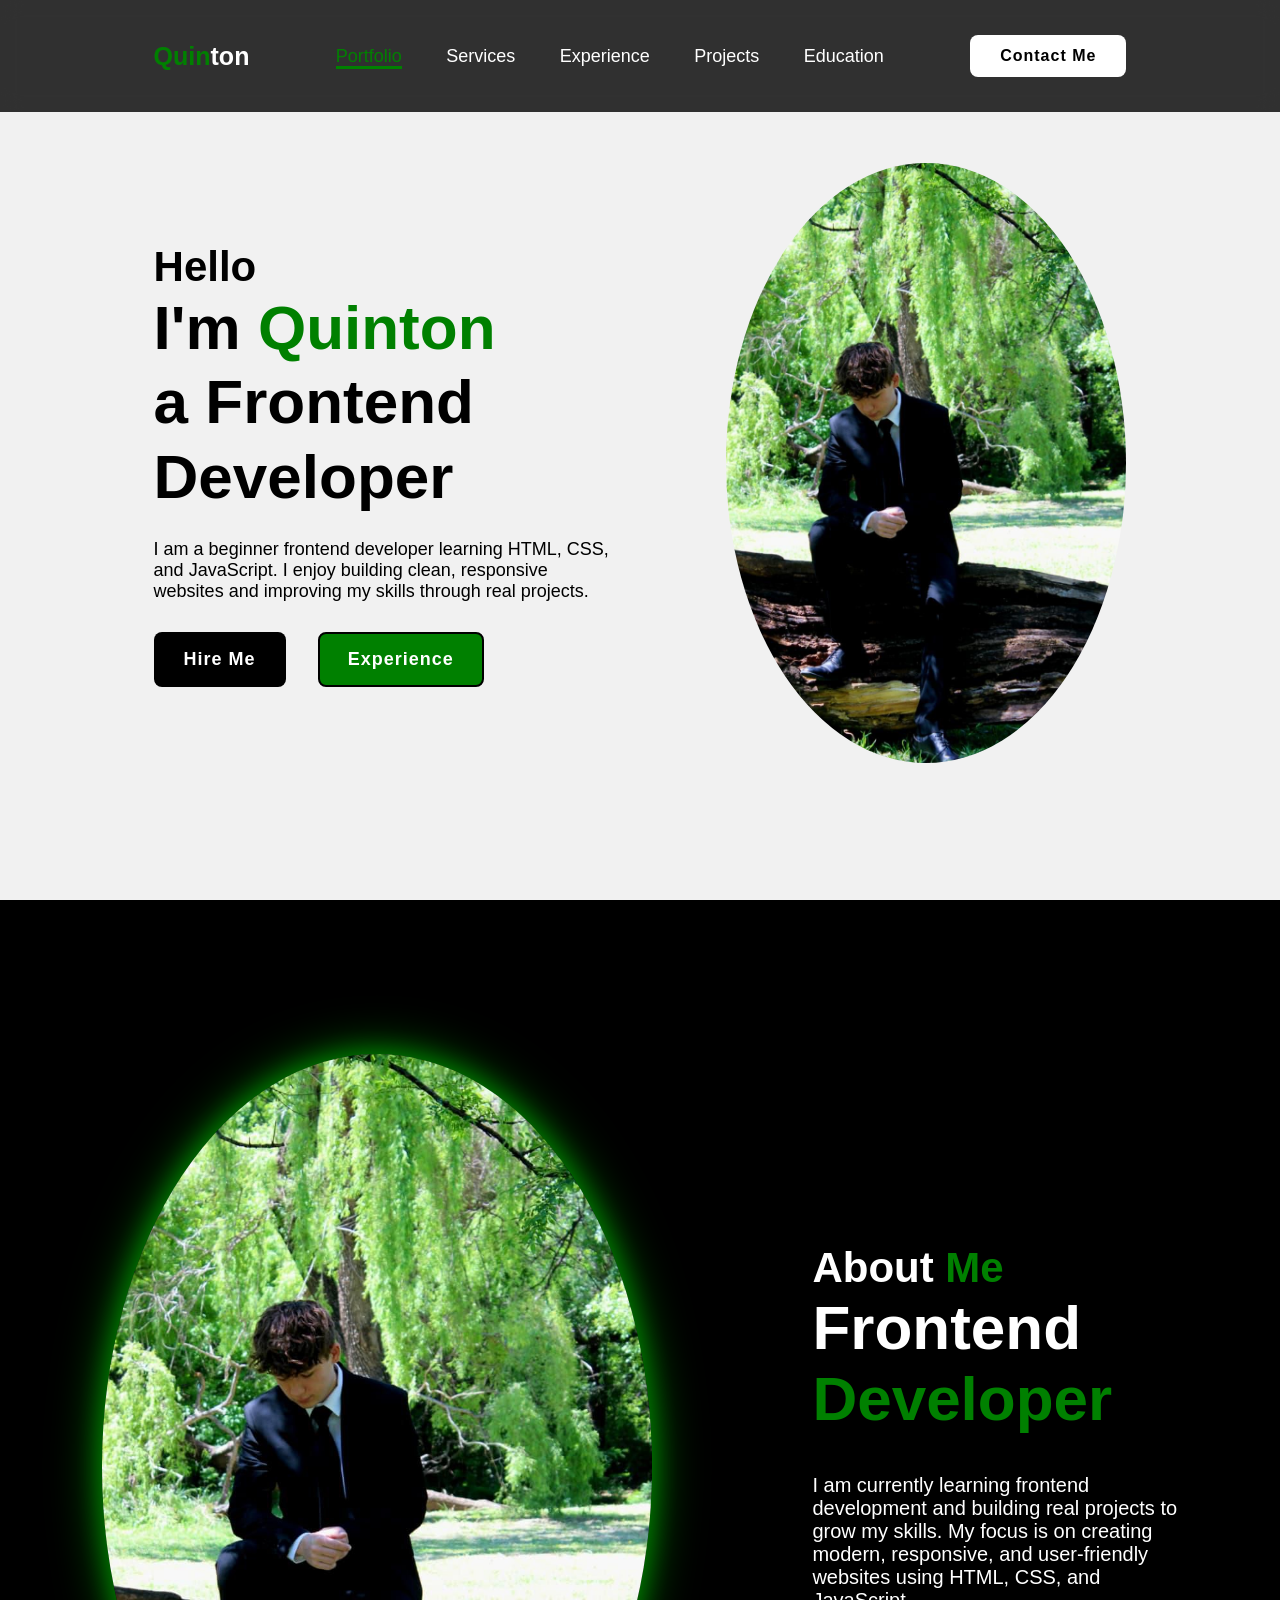
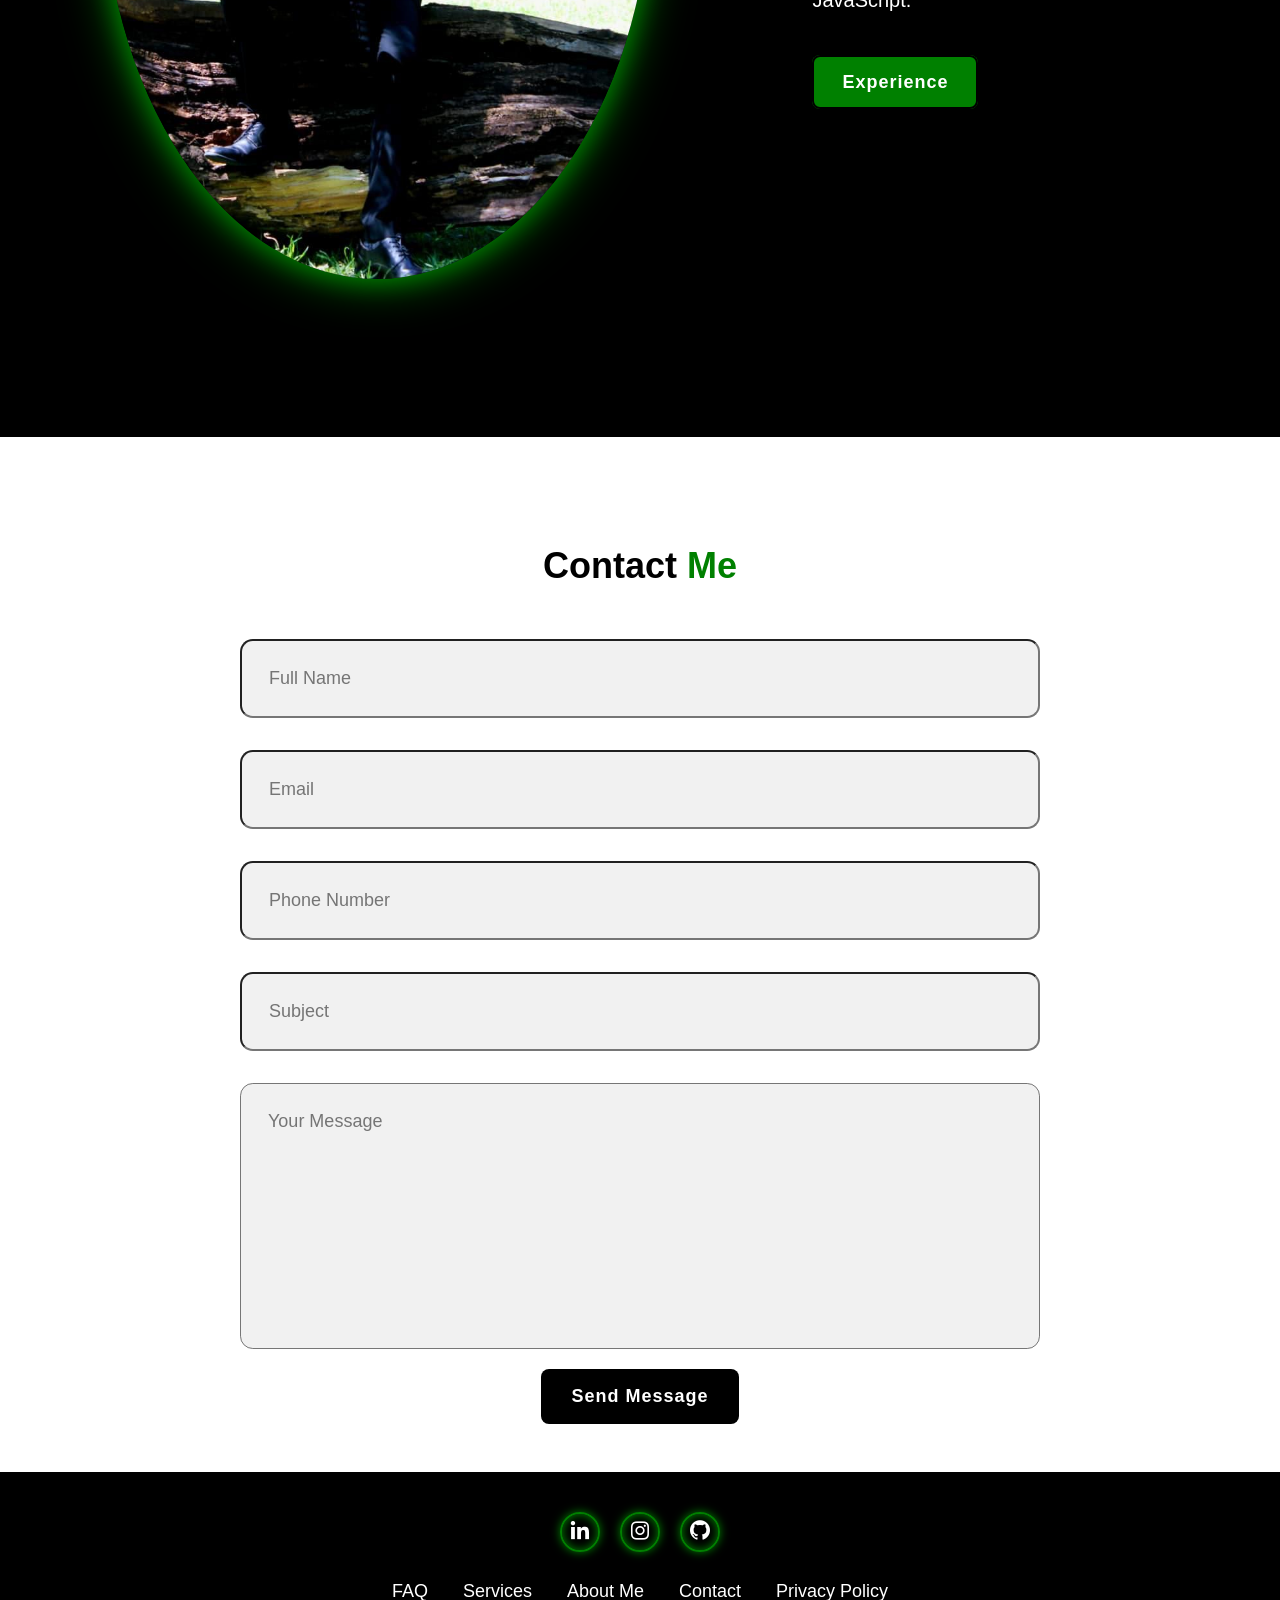
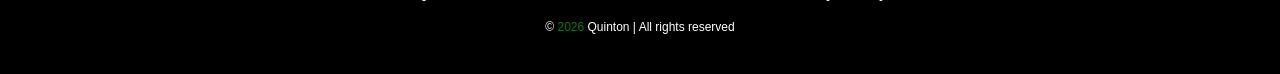
<file: index.html>
<!DOCTYPE html>
<html lang="en">
<head>
    <meta charset="UTF-8" />
    <meta name="viewport" content="width=device-width, initial-scale=1.0" />
    <title>Portfolio</title>
    <link rel="stylesheet" href="style.css" />
    <link href="https://unpkg.com/boxicons@2.1.4/css/boxicons.min.css" rel="stylesheet" />
</head>

<body>

<header class="header">
<i class="bx bx-menu" id="menu-icon"></i>

    <a href="index.html" class="logo"><span>Quin</span>ton</a>

    <nav class="navbar">
        <a href="index.html" class="active">Portfolio</a>
        <a href="services.html">Services</a>
        <a href="experience.html">Experience</a>
        <a href="projects.html">Projects</a>
        <a href="education.html">Education</a>
    </nav>

    <a href="#contact" class="contact">Contact Me</a>
</header>

<section class="home" id="home">
    <div class="home-content">
        <h3>Hello</h3>

        <h1>I'm <span>Quinton<br></span>a Frontend Developer</h1>

        <p>
            I am a beginner frontend developer learning HTML, CSS, and JavaScript.
            I enjoy building clean, responsive websites and improving my skills through real projects.
        </p>

        <div class="btn-box">
            <a href="#contact" class="btn-1">Hire Me</a>
            <a href="experience.html" class="btn-2">Experience</a>
        </div>
    </div>

    <div class="img-box">
        <img src="Pfp.jpeg" alt="Quinton profile picture" />
    </div>
</section>

<section class="about" id="about">
    <div class="about-img">
        <img src="Pfp.jpeg" alt="Quinton profile picture" />
    </div>
    
    <div class="about-content">
        <h2 class="heading">About <span>Me</span></h2>
        <h3>Frontend <span>Developer</span></h3>

        <p>
            I am currently learning frontend development and building real projects to grow my skills.
            My focus is on creating modern, responsive, and user-friendly websites using HTML, CSS, and JavaScript.
        </p>

        <a href="experience.html" class="btn-2">Experience</a>
    </div>
</section>

<section class="contact-form" id="contact">
    <h2 class="contact-me">Contact <span>Me</span></h2>

    <form action="https://formspree.io/f/mvzjakab" method="POST">

        <p id="form-message"></p>

        <div class="input-box">
            <input type="text" name="name" placeholder="Full Name" required>
            <input type="email" name="email" placeholder="Email" required>
        </div>

        <div class="input-box">
            <input type="tel" name="phone" placeholder="Phone Number">
            <input type="text" name="subject" placeholder="Subject">
        </div>

        <textarea name="message" cols="30" rows="10" placeholder="Your Message" required></textarea>

        <input type="submit" value="Send Message" class="btn-1">
    </form>
</section>

<footer class="footer">
    <div class="social">    
        <a href="#" target="_blank">
            <i class="bx bxl-linkedin"></i>
        </a>

        <a href="#" target="_blank">
            <i class="bx bxl-instagram"></i>
        </a>

        <a href="https://github.com/quintonviljoen2007-ux" target="_blank">
            <i class="bx bxl-github"></i>
        </a>
    </div>

    <ul class="list">
        <li>
            <a href="#">FAQ</a>
        </li>

        <li>
            <a href="services.html">Services</a>
        </li>

        <li>
            <a href="#about">About Me</a>
        </li>

        <li>
            <a href="#contact">Contact</a>
        </li>

        <li>
            <a href="#">Privacy Policy</a>
        </li>
    </ul>

    <p class="copyright">© <span id="year"></span> Quinton | All rights reserved</p>
</footer>
<script src="script.js"></script>

<button id="backToTop">
    <i class="bx bx-up-arrow-alt"></i>
</button>
</body>
</html>
</file>
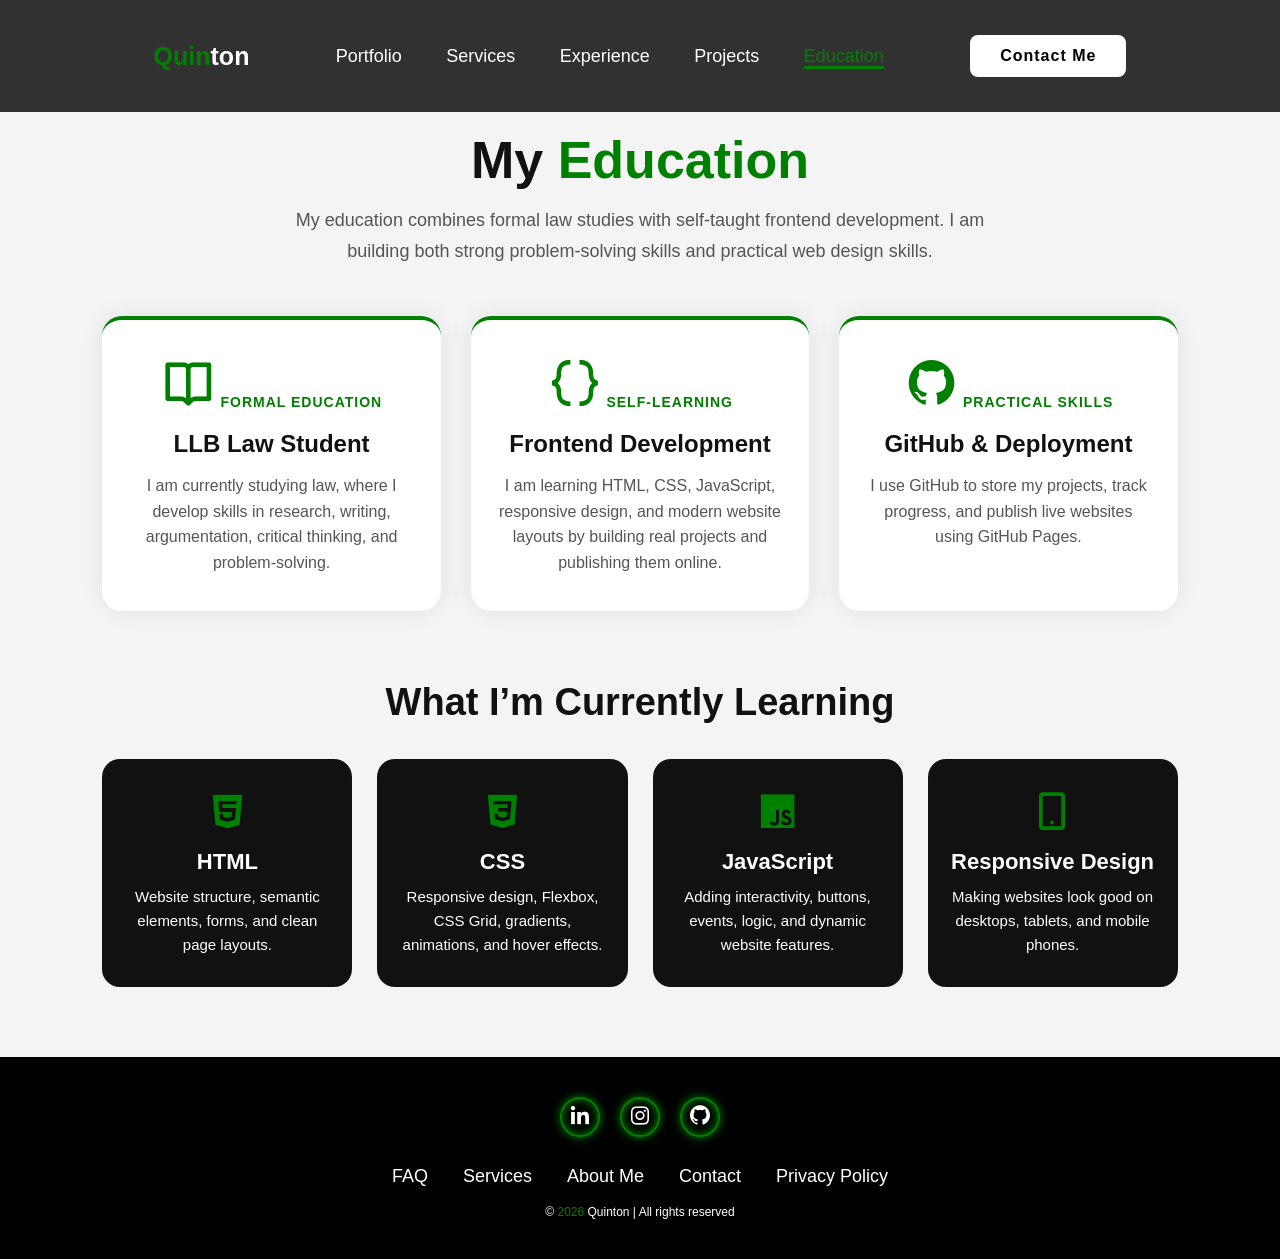
<file: education.html>
<!DOCTYPE html>
<html lang="en">
<head>
    <meta charset="UTF-8" />
    <meta name="viewport" content="width=device-width, initial-scale=1.0" />
    <title>Education | Quinton</title>
    <link rel="stylesheet" href="style.css" />
    <link href="https://unpkg.com/boxicons@2.1.4/css/boxicons.min.css" rel="stylesheet" />
</head>

<body>

<header class="header">
<i class="bx bx-menu" id="menu-icon"></i>

    <a href="index.html" class="logo"><span>Quin</span>ton</a>

    <nav class="navbar">
        <a href="index.html">Portfolio</a>
        <a href="services.html">Services</a>
        <a href="experience.html">Experience</a>
        <a href="projects.html">Projects</a>
        <a href="education.html" class="active">Education</a>
    </nav>

    <a href="index.html#contact" class="contact">Contact Me</a>
</header>

<section class="education-page">

    <div class="education-hero">
        <h1>My <span>Education</span></h1>
        <p>
            My education combines formal law studies with self-taught frontend development.
            I am building both strong problem-solving skills and practical web design skills.
        </p>
    </div>

    <div class="education-container">

        <div class="education-card">
            <i class="bx bx-book-open"></i>
            <span>Formal Education</span>
            <h3>LLB Law Student</h3>
            <p>
                I am currently studying law, where I develop skills in research, writing,
                argumentation, critical thinking, and problem-solving.
            </p>
        </div>

        <div class="education-card">
            <i class="bx bx-code-curly"></i>
            <span>Self-Learning</span>
            <h3>Frontend Development</h3>
            <p>
                I am learning HTML, CSS, JavaScript, responsive design, and modern website layouts
                by building real projects and publishing them online.
            </p>
        </div>

        <div class="education-card">
            <i class="bx bxl-github"></i>
            <span>Practical Skills</span>
            <h3>GitHub & Deployment</h3>
            <p>
                I use GitHub to store my projects, track progress, and publish live websites
                using GitHub Pages.
            </p>
        </div>

    </div>

    <div class="learning-section">
        <h2>What I’m Currently Learning</h2>

        <div class="learning-grid">

            <div class="learning-box">
                <i class="bx bxl-html5"></i>
                <h4>HTML</h4>
                <p>Website structure, semantic elements, forms, and clean page layouts.</p>
            </div>

            <div class="learning-box">
                <i class="bx bxl-css3"></i>
                <h4>CSS</h4>
                <p>Responsive design, Flexbox, CSS Grid, gradients, animations, and hover effects.</p>
            </div>

            <div class="learning-box">
                <i class="bx bxl-javascript"></i>
                <h4>JavaScript</h4>
                <p>Adding interactivity, buttons, events, logic, and dynamic website features.</p>
            </div>

            <div class="learning-box">
                <i class="bx bx-mobile-alt"></i>
                <h4>Responsive Design</h4>
                <p>Making websites look good on desktops, tablets, and mobile phones.</p>
            </div>

        </div>
    </div>

</section>

<footer class="footer">

    <div class="social">
        <a href="#"><i class="bx bxl-linkedin"></i></a>
        <a href="#"><i class="bx bxl-instagram"></i></a>
        <a href="https://github.com/quintonviljoen2007-ux" target="_blank">
            <i class="bx bxl-github"></i>
        </a>
    </div>

    <ul class="list">
        <li><a href="#">FAQ</a></li>
        <li><a href="services.html">Services</a></li>
        <li><a href="index.html">About Me</a></li>
        <li><a href="index.html#contact">Contact</a></li>
        <li><a href="#">Privacy Policy</a></li>
    </ul>

    <p class="copyright">© <span id="year"></span> Quinton | All rights reserved</p>

</footer>
<script src="script.js"></script>

<button id="backToTop">
    <i class="bx bx-up-arrow-alt"></i>
</button>
</body>
</html>
</file>
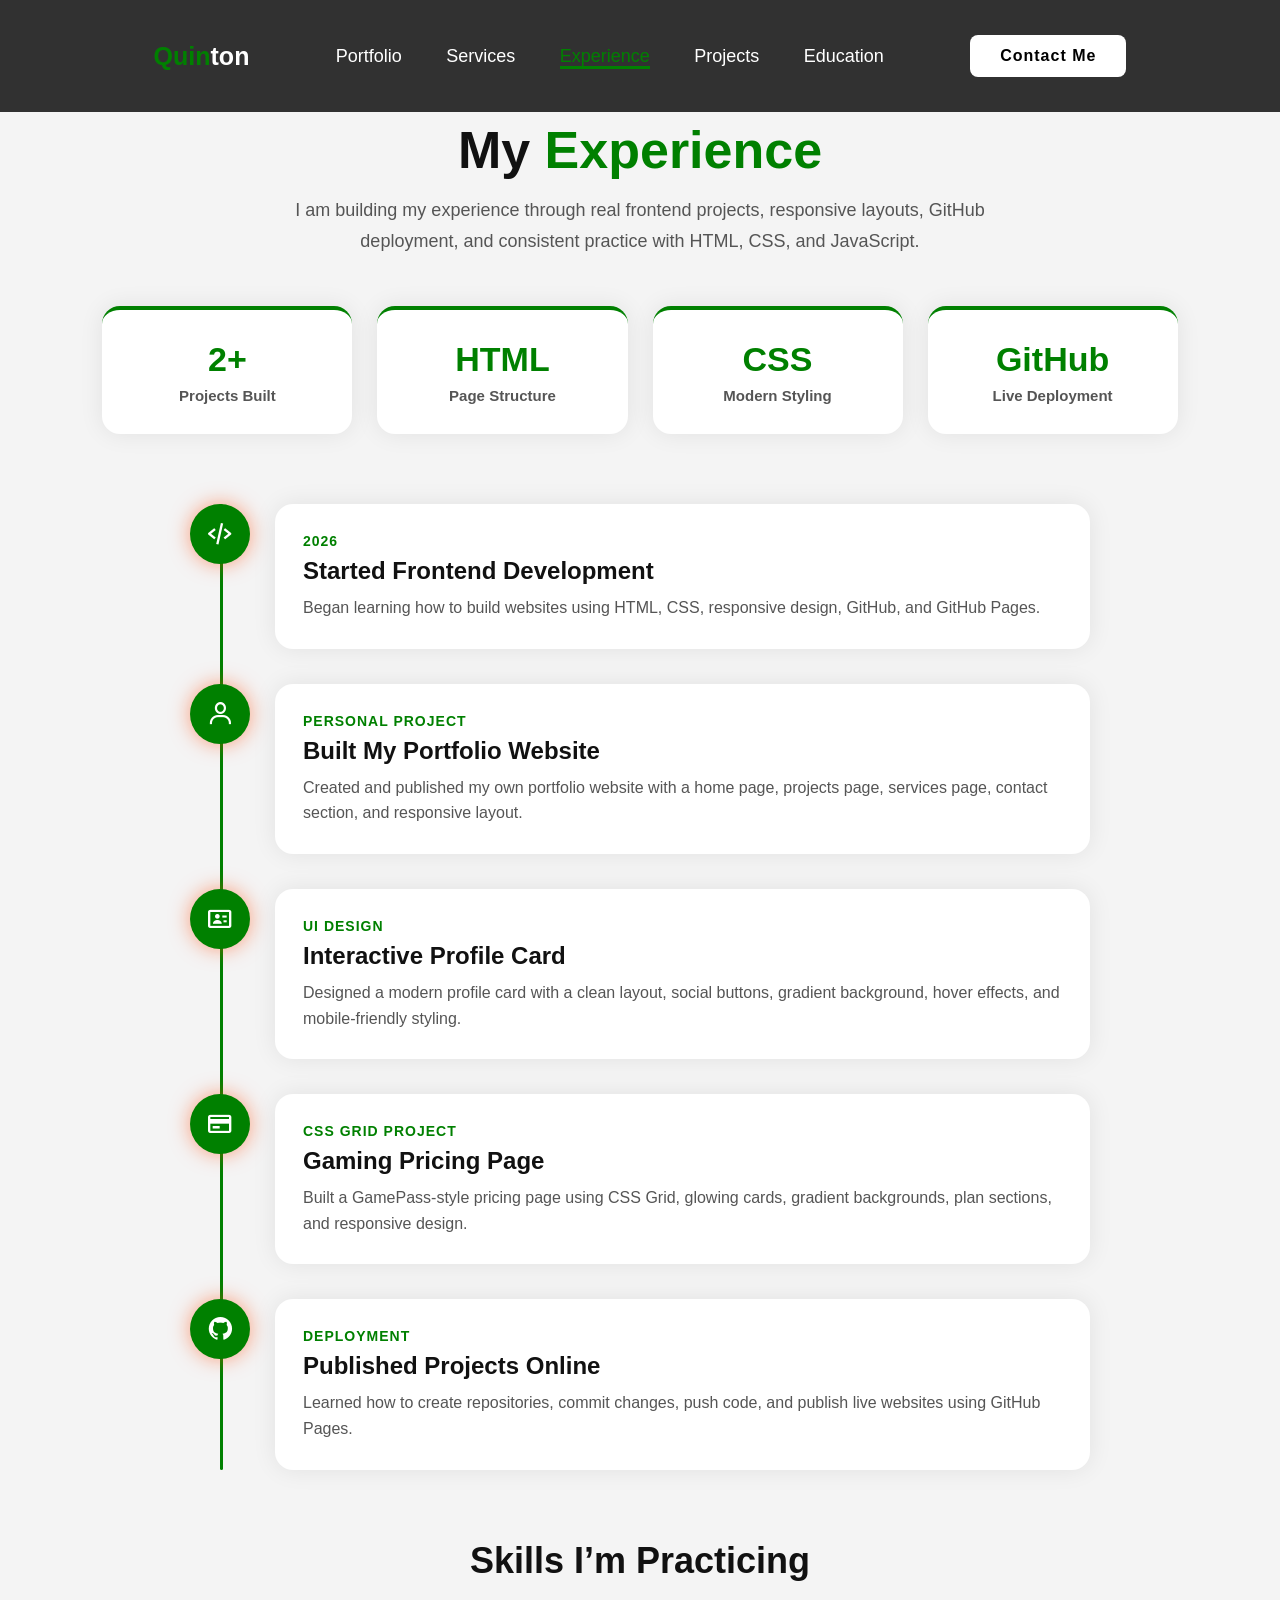
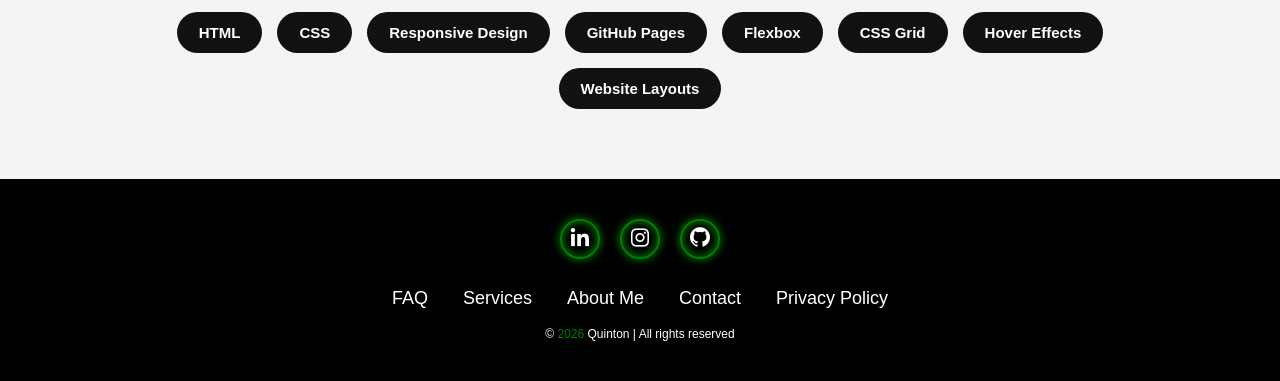
<file: experience.html>
<!DOCTYPE html>
<html lang="en">
<head>
    <meta charset="UTF-8" />
    <meta name="viewport" content="width=device-width, initial-scale=1.0" />
    <title>Experience | Quinton</title>
    <link rel="stylesheet" href="style.css" />
    <link href="https://unpkg.com/boxicons@2.1.4/css/boxicons.min.css" rel="stylesheet" />
</head>

<body>

<header class="header">
<i class="bx bx-menu" id="menu-icon"></i>

    <a href="index.html" class="logo"><span>Quin</span>ton</a>

    <nav class="navbar">
        <a href="index.html">Portfolio</a>
        <a href="services.html">Services</a>
        <a href="experience.html" class="active">Experience</a>
        <a href="projects.html">Projects</a>
        <a href="education.html">Education</a>
    </nav>

    <a href="index.html#contact" class="contact">Contact Me</a>
</header>

<section class="experience-page">

    <div class="experience-hero">
        <h1>My <span>Experience</span></h1>
        <p>
            I am building my experience through real frontend projects, responsive layouts,
            GitHub deployment, and consistent practice with HTML, CSS, and JavaScript.
        </p>
    </div>

    <div class="experience-stats">
        <div class="stat-box">
            <h3>2+</h3>
            <p>Projects Built</p>
        </div>

        <div class="stat-box">
            <h3>HTML</h3>
            <p>Page Structure</p>
        </div>

        <div class="stat-box">
            <h3>CSS</h3>
            <p>Modern Styling</p>
        </div>

        <div class="stat-box">
            <h3>GitHub</h3>
            <p>Live Deployment</p>
        </div>
    </div>

    <div class="timeline">

        <div class="timeline-item">
            <div class="timeline-icon">
                <i class="bx bx-code-alt"></i>
            </div>

            <div class="timeline-content">
                <span>2026</span>
                <h3>Started Frontend Development</h3>
                <p>
                    Began learning how to build websites using HTML, CSS, responsive design,
                    GitHub, and GitHub Pages.
                </p>
            </div>
        </div>

        <div class="timeline-item">
            <div class="timeline-icon">
                <i class="bx bx-user"></i>
            </div>

            <div class="timeline-content">
                <span>Personal Project</span>
                <h3>Built My Portfolio Website</h3>
                <p>
                    Created and published my own portfolio website with a home page,
                    projects page, services page, contact section, and responsive layout.
                </p>
            </div>
        </div>

        <div class="timeline-item">
            <div class="timeline-icon">
                <i class="bx bx-id-card"></i>
            </div>

            <div class="timeline-content">
                <span>UI Design</span>
                <h3>Interactive Profile Card</h3>
                <p>
                    Designed a modern profile card with a clean layout, social buttons,
                    gradient background, hover effects, and mobile-friendly styling.
                </p>
            </div>
        </div>

        <div class="timeline-item">
            <div class="timeline-icon">
                <i class="bx bx-credit-card"></i>
            </div>

            <div class="timeline-content">
                <span>CSS Grid Project</span>
                <h3>Gaming Pricing Page</h3>
                <p>
                    Built a GamePass-style pricing page using CSS Grid, glowing cards,
                    gradient backgrounds, plan sections, and responsive design.
                </p>
            </div>
        </div>

        <div class="timeline-item">
            <div class="timeline-icon">
                <i class="bx bxl-github"></i>
            </div>

            <div class="timeline-content">
                <span>Deployment</span>
                <h3>Published Projects Online</h3>
                <p>
                    Learned how to create repositories, commit changes, push code,
                    and publish live websites using GitHub Pages.
                </p>
            </div>
        </div>

    </div>

    <div class="experience-skills">
        <h2>Skills I’m Practicing</h2>

        <div class="skill-tags">
            <span>HTML</span>
            <span>CSS</span>
            <span>Responsive Design</span>
            <span>GitHub Pages</span>
            <span>Flexbox</span>
            <span>CSS Grid</span>
            <span>Hover Effects</span>
            <span>Website Layouts</span>
        </div>
    </div>

</section>

<footer class="footer">

    <div class="social">
        <a href="#"><i class="bx bxl-linkedin"></i></a>
        <a href="#"><i class="bx bxl-instagram"></i></a>
        <a href="https://github.com/quintonviljoen2007-ux" target="_blank">
            <i class="bx bxl-github"></i>
        </a>
    </div>

    <ul class="list">
        <li><a href="#">FAQ</a></li>
        <li><a href="services.html">Services</a></li>
        <li><a href="index.html">About Me</a></li>
        <li><a href="index.html#contact">Contact</a></li>
        <li><a href="#">Privacy Policy</a></li>
    </ul>

    <p class="copyright">© <span id="year"></span> Quinton | All rights reserved</p>

</footer>
<script src="script.js"></script>

<button id="backToTop">
    <i class="bx bx-up-arrow-alt"></i>
</button>
</body>
</html>
</file>
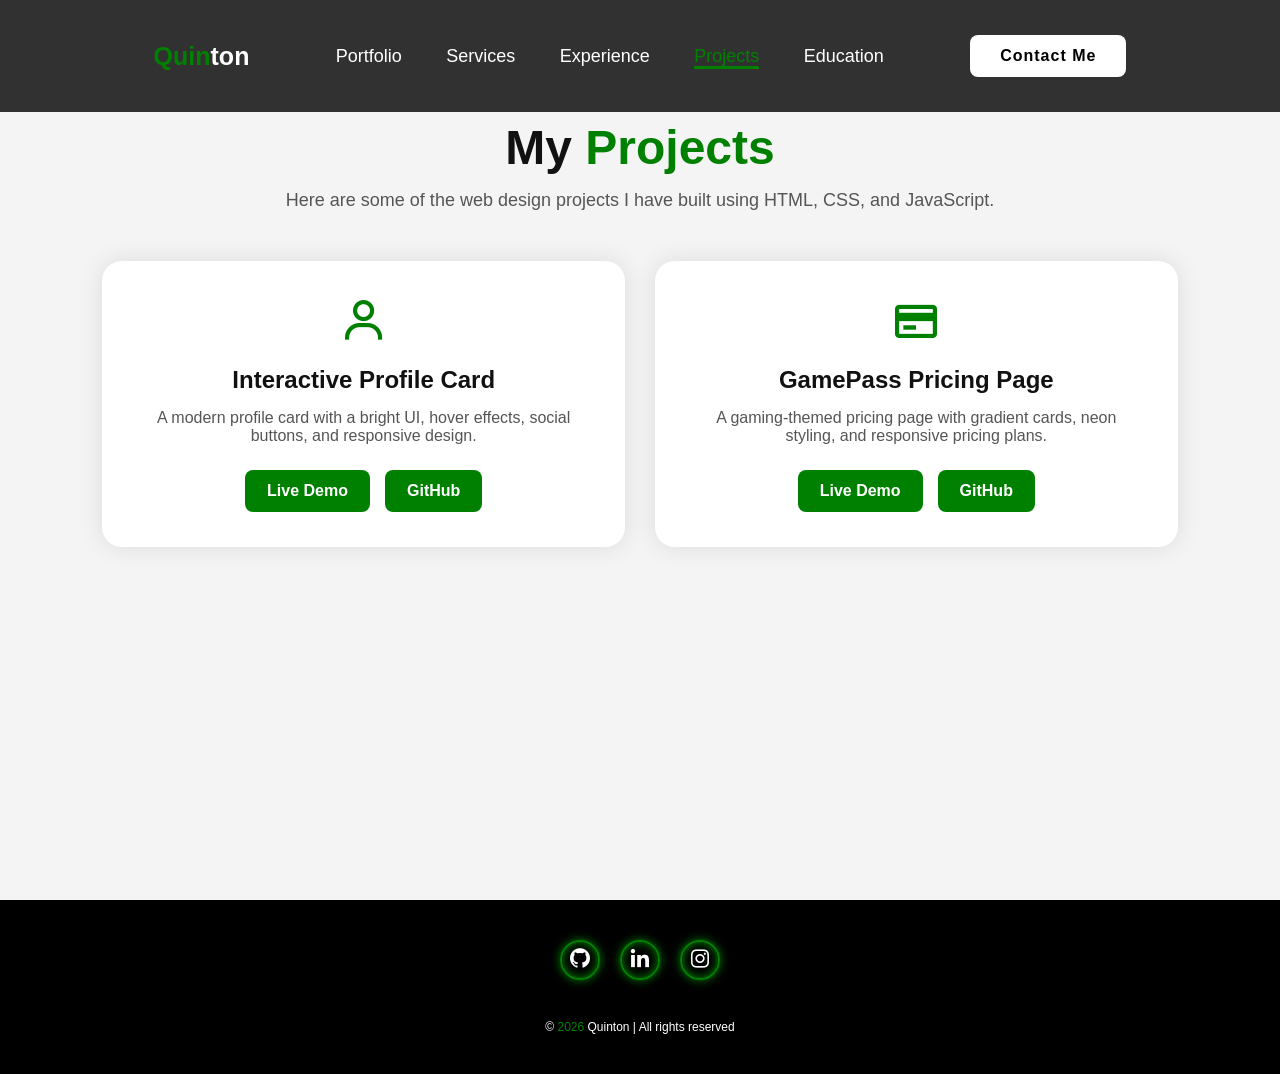
<file: projects.html>
<!DOCTYPE html>
<html lang="en">
<head>
    <meta charset="UTF-8" />
    <meta name="viewport" content="width=device-width, initial-scale=1.0" />
    <title>Projects | Quinton</title>
    <link rel="stylesheet" href="style.css" />
    <link href="https://unpkg.com/boxicons@2.1.4/css/boxicons.min.css" rel="stylesheet" />
</head>

<body>

<header class="header">
<i class="bx bx-menu" id="menu-icon"></i>

    <a href="index.html" class="logo"><span>Quin</span>ton</a>

    <nav class="navbar">
        <a href="index.html">Portfolio</a>
        <a href="services.html">Services</a>
        <a href="experience.html">Experience</a>
        <a href="projects.html" class="active">Projects</a>
        <a href="education.html">Education</a>
    </nav>

    <a href="index.html#contact" class="contact">Contact Me</a>
</header>

<section class="projects-page">

    <h1>My <span>Projects</span></h1>
    <p class="projects-intro">
        Here are some of the web design projects I have built using HTML, CSS, and JavaScript.
    </p>

    <div class="projects-container">

        <div class="project-card">
            <i class="bx bx-user"></i>
            <h3>Interactive Profile Card</h3>
            <p>A modern profile card with a bright UI, hover effects, social buttons, and responsive design.</p>

            <div class="project-buttons">
                <a href="https://quintonviljoen2007-ux.github.io/interactive-profile/" target="_blank">Live Demo</a>
                <a href="https://github.com/quintonviljoen2007-ux/interactive-profile" target="_blank">GitHub</a>
            </div>
        </div>

        <div class="project-card">
            <i class="bx bx-credit-card"></i>
            <h3>GamePass Pricing Page</h3>
            <p>A gaming-themed pricing page with gradient cards, neon styling, and responsive pricing plans.</p>

            <div class="project-buttons">
                <a href="https://quintonviljoen2007-ux.github.io/pricing-page/" target="_blank">Live Demo</a>
                <a href="https://github.com/quintonviljoen2007-ux/interactive-profile" target="_blank">GitHub</a>
            </div>
        </div>

    </div>

</section>

<footer class="footer">

    <div class="social">
        <a href="https://github.com/quintonviljoen2007-ux" target="_blank">
            <i class="bx bxl-github"></i>
        </a>
        <a href="#" target="_blank">
            <i class="bx bxl-linkedin"></i>
        </a>
        <a href="#" target="_blank">
            <i class="bx bxl-instagram"></i>
        </a>
    </div>

    <p class="copyright">© <span id="year"></span> Quinton | All rights reserved</p>

</footer>
<script src="script.js"></script>

<button id="backToTop">
    <i class="bx bx-up-arrow-alt"></i>
</button>
</body>
</html>
</file>
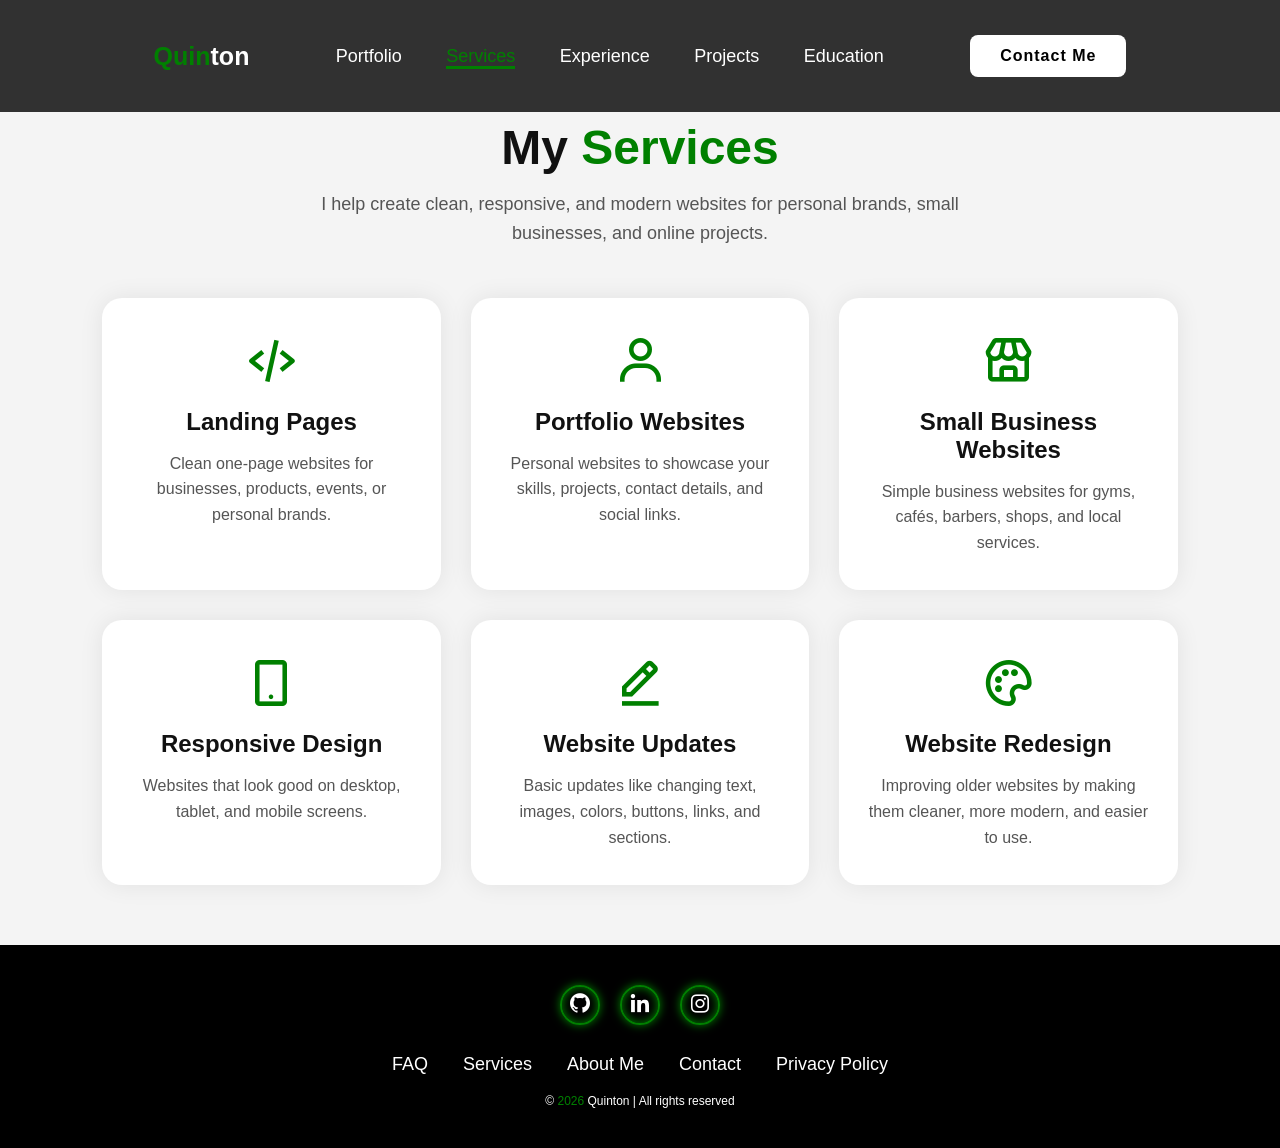
<file: services.html>
<!DOCTYPE html>
<html lang="en">
<head>
    <meta charset="UTF-8" />
    <meta name="viewport" content="width=device-width, initial-scale=1.0" />
    <title>Services | Quinton</title>
    <link rel="stylesheet" href="style.css" />
    <link href="https://unpkg.com/boxicons@2.1.4/css/boxicons.min.css" rel="stylesheet" />
</head>

<body>

<header class="header">
<i class="bx bx-menu" id="menu-icon"></i>
    
    <a href="index.html" class="logo"><span>Quin</span>ton</a>

    <nav class="navbar">
        <a href="index.html">Portfolio</a>
        <a href="services.html" class="active">Services</a>
        <a href="experience.html">Experience</a>
        <a href="projects.html">Projects</a>
        <a href="education.html">Education</a>
    </nav>

    <a href="index.html#contact" class="contact">Contact Me</a>
</header>

<section class="services-page">

    <h1>My <span>Services</span></h1>
    <p class="services-intro">
        I help create clean, responsive, and modern websites for personal brands, small businesses, and online projects.
    </p>

    <div class="services-container">

        <div class="service-card">
            <i class="bx bx-code-alt"></i>
            <h3>Landing Pages</h3>
            <p>
                Clean one-page websites for businesses, products, events, or personal brands.
            </p>
        </div>

        <div class="service-card">
            <i class="bx bx-user"></i>
            <h3>Portfolio Websites</h3>
            <p>
                Personal websites to showcase your skills, projects, contact details, and social links.
            </p>
        </div>

        <div class="service-card">
            <i class="bx bx-store"></i>
            <h3>Small Business Websites</h3>
            <p>
                Simple business websites for gyms, cafés, barbers, shops, and local services.
            </p>
        </div>

        <div class="service-card">
            <i class="bx bx-mobile-alt"></i>
            <h3>Responsive Design</h3>
            <p>
                Websites that look good on desktop, tablet, and mobile screens.
            </p>
        </div>

        <div class="service-card">
            <i class="bx bx-edit-alt"></i>
            <h3>Website Updates</h3>
            <p>
                Basic updates like changing text, images, colors, buttons, links, and sections.
            </p>
        </div>

        <div class="service-card">
            <i class="bx bx-palette"></i>
            <h3>Website Redesign</h3>
            <p>
                Improving older websites by making them cleaner, more modern, and easier to use.
            </p>
        </div>

    </div>

</section>

<footer class="footer">

    <div class="social">
        <a href="https://github.com/quintonviljoen2007-ux" target="_blank">
            <i class="bx bxl-github"></i>
        </a>
        <a href="#" target="_blank">
            <i class="bx bxl-linkedin"></i>
        </a>
        <a href="#" target="_blank">
            <i class="bx bxl-instagram"></i>
        </a>
    </div>

    <ul class="list">
        <li><a href="#">FAQ</a></li>
        <li><a href="services.html">Services</a></li>
        <li><a href="index.html">About Me</a></li>
        <li><a href="index.html#contact">Contact</a></li>
        <li><a href="#">Privacy Policy</a></li>
    </ul>

    <p class="copyright">© <span id="year"></span> Quinton | All rights reserved</p>
</footer>
<script src="script.js"></script>

<button id="backToTop">
    <i class="bx bx-up-arrow-alt"></i>
</button>
</body>
</html>
</file>
<file: style.css>
*{
    margin: 0;
    padding: 0;
    box-sizing: border-box;
    font-family: 'Poppins', sans-serif;
    text-decoration: none;
    list-style: none;
}

.header{
    position: fixed;
    top: 0;
    left: 0;
    width: 100%;
    padding: 35px 12%;
    background: rgba(0, 0, 0, 0.8);
    backdrop-filter: blur(10px);
    display: flex;
    justify-content: space-between;
    align-items: center;
    z-index: 100;
}
.logo{
    font-size: 25px;
    color: white;
    font-weight: 600;
    transition: 0.3s ease;
}
.logo:hover{
    color: green;
    text-shadow: 0 0 25px green,
                 0 0 50px green;
    transform: scale(1.1);             
}
span{
    color: green;
}
.navbar a{
    font-size: 18px;
    color: white;
    font-weight: 500;
    margin: 0 20px;
    border-bottom: 3px solid transparent;
    transition: 0.3s ease;
}
.navbar a:hover,
.navbar a.active{
    color: green;
    border-bottom: 3px solid green;
}
.contact{
    padding: 10px 28px;
    background-color: white;
    color: black;
    border: 2px solid transparent;
    border-radius: 8px;
    font-size: 16px;
    letter-spacing: 1px;
    font-weight: 600;
    transition: 0.3s ease;
}
.contact:hover{
    background-color: green;
    box-shadow: 0 0 25px green;
    color: white;
}
.home{
    width: 100%;
    min-height: 100vh;
    background: rgb(241, 241, 241);
    display: flex;
    align-items: center;
    gap: 7em;
    padding: 30px 12% 0;
}
.home-content{
    max-width: 800px;
}
.home-content h3{
    font-size: 42px;
}
.home-content h1{
    font-size: 62px;
    line-height: 1.2;
}
.home-content p{
    font-size: 18px;
    margin: 25px 0 30px;
}
.btn-box{
    width: 345px;
    display: flex;
    gap: 2em;
}
.btn-1{
    padding: 15px 28px;
    background-color: black;
    color: white;
    border: 2px solid transparent;
    border-radius: 8px;
    font-size: 18px;
    letter-spacing: 1px;
    font-weight: 600;
    transition: 0.3s ease;
    cursor: pointer;
}
.btn-1:hover{
    background-color: green;
    box-shadow: 0 0 25px green;
    border: 2px solid green;
}
.btn-2{
    padding: 15px 28px;
    background-color: green;
    color: white;
    border: 2px solid black;
    border-radius: 8px;
    font-size: 18px;
    letter-spacing: 1px;
    font-weight: 600;
    transition: 0.3s ease;
    cursor: pointer;
}
.btn-2:hover{
    background-color: black;
    box-shadow: 0 0 25px green;
}
.img-box img{
    border-radius: 50%;
    width: 400px;
}
::-webkit-scrollbar{
    width: 15px;
}
::-webkit-scrollbar-thumb{
    background-color: green;
}
::-webkit-scrollbar-track{
    background-color: rgba(0, 0, 0, 0.6);
    width: 50px;
}
.about{
    display: flex;
    justify-content: center;
    align-items: center;
    padding: 12% 8%;
    gap: 10em;
    background: black;
}
.about-img img{
    position: relative;
    width: 550px;
    box-shadow: 0 0 25px green,
                0 0 50px green;
    border-radius: 50%;            
}
.about-content h2{
  text-align: left;
  color: white;
  font-size: 42px;
}
.about-content h3{
    font-size: 62px;
    color: white;
}
.about-content p{
    color: white;
    font-size: 20px;
    margin: 2em 0 3em;
}

.contact-form h2{
    text-align: center;
    margin-top: 3em;
    margin-bottom: 1em;
    font-size: 36px;
}
.contact-form form{
    max-width: 50em;
    margin: 1rem auto;
    text-align: center;
    margin-bottom: 3em;
}
.contact-form form input-box{
    display: flex;
    justify-content: center;
    flex-wrap: wrap;
}
.contact-form form .input-box input, .contact-form form textarea{
 width: 100%;
 padding: 1.5em;
 font-size: 18px;
 color: black;
 background: rgb(241, 241, 241);
 border-radius: .8rem;
 margin: 1rem 0;
 resize: none;  
}
.footer{
    position: relative;
    bottom: 0;
    width: 100%;
    padding: 40px 0;
    background-color: black;
}
.footer .social{
    text-align: center;
    padding-bottom: 25px;
    color: white;
}
.footer .social a{
    color: white;
    font-size: 24px;
    border: 2px solid green;
    width: 40px;
    height: 40px;
    line-height: 38px;
    display: inline-block;
    text-align: center;
    border-radius: 50%;
    margin: 0 8px;
    box-shadow: inset 0 0 10px green, 0 0 10px green;
    transition: 0.3s ease;
}
.footer .social a:hover{
    transform: scale(1.2)translateY(-10px);
    color: green;
    border: 2px solid green;
}
.footer ul{
    margin-top: 0;
    padding: 0;
    font-size: 18px;
    line-height: 1.6;
    margin-bottom: 0;
    text-align: center;
}
.footer ul li a{
    color: white;
    border-bottom: 2px solid transparent;
    transition: 0.3s ease;
}
.footer ul li a:hover{
    border-bottom: 3px solid green;
}
.footer ul li{
    display: inline-block;
    padding: 0 15px;
}
.footer .copyright{
    text-align: center;
    color: white;
    font-size: 12px;
    margin-top: 15px;
}

.projects-page {
    min-height: 100vh;
    padding: 120px 8% 60px;
    background: #f4f4f4;
    text-align: center;
}

.projects-page h1 {
    font-size: 48px;
    color: #111;
    margin-bottom: 15px;
}

.projects-page h1 span {
    color: green;
}

.projects-intro {
    font-size: 18px;
    color: #555;
    margin-bottom: 50px;
}

.projects-container {
    display: grid;
    grid-template-columns: repeat(auto-fit, minmax(280px, 1fr));
    gap: 30px;
}

.project-card {
    background: white;
    padding: 35px;
    border-radius: 20px;
    box-shadow: 0 0 25px rgba(0, 0, 0, 0.1);
    transition: 0.3s ease;
}

.project-card:hover {
    transform: translateY(-10px);
    box-shadow: 0 0 30px rgba(255, 69, 0, 0.3);
}

.project-card i {
    font-size: 50px;
    color: green;
    margin-bottom: 20px;
}

.project-card h3 {
    font-size: 24px;
    margin-bottom: 15px;
    color: #111;
}

.project-card p {
    font-size: 16px;
    color: #555;
    margin-bottom: 25px;
}

.project-buttons {
    display: flex;
    justify-content: center;
    gap: 15px;
    flex-wrap: wrap;
}

.project-buttons a {
    display: inline-block;
    padding: 12px 22px;
    background: green;
    color: white;
    text-decoration: none;
    border-radius: 8px;
    font-weight: 600;
    transition: 0.3s ease;
}

.project-buttons a:hover {
    background: #111;
}

@media (max-width: 768px) {

    .header {
        padding: 20px;
        flex-direction: column;
        gap: 15px;
    }

    .navbar {
        display: flex;
        flex-wrap: wrap;
        justify-content: center;
        gap: 10px;
    }

    .navbar a {
        font-size: 14px;
        margin: 5px;
    }

    .contact {
        display: none;
    }

    .home {
        flex-direction: column-reverse;
        text-align: center;
        padding: 120px 20px 50px;
    }

    .home-content h1 {
        font-size: 36px;
    }

    .home-content p {
        font-size: 16px;
    }

    .btn-box {
        display: flex;
        flex-direction: column;
        align-items: center;
        gap: 15px;
    }

    .btn-1,
    .btn-2 {
        width: 200px;
    }

    .img-box img,
    .about-img img {
        width: 250px;
    }

    .about {
        flex-direction: column;
        text-align: center;
        padding: 50px 20px;
    }

    .contact-form form {
        width: 90%;
    }

    .input-box {
        flex-direction: column;
    }

    .input-box input {
        width: 100%;
    }

.services-page {
    padding: 120px 20px 50px;
}

.services-page h1 {
    font-size: 36px;
}

.services-intro {
    font-size: 16px;
}

.service-card {
    padding: 30px 20px;
}

@media (max-width: 768px) {

    #menu-icon {
        display: block;
    }

    .navbar {
        position: absolute;
        top: 100%;
        left: 0;
        width: 100%;
        background: white;
        display: none;
        flex-direction: column;
        text-align: center;
        padding: 20px 0;
        box-shadow: 0 10px 20px rgba(0, 0, 0, 0.12);
    }

    .navbar.open {
        display: flex;
    }

    .navbar a {
        display: block;
        margin: 12px 0;
    }
}

}

.services-page {
    min-height: 100vh;
    padding: 120px 8% 60px;
    background: #f4f4f4;
    text-align: center;
}

.services-page h1 {
    font-size: 48px;
    color: #111;
    margin-bottom: 15px;
}

.services-page h1 span {
    color: green;
}

.services-intro {
    font-size: 18px;
    color: #555;
    max-width: 700px;
    margin: 0 auto 50px;
    line-height: 1.6;
}

.services-container {
    display: grid;
    grid-template-columns: repeat(auto-fit, minmax(260px, 1fr));
    gap: 30px;
}

.service-card {
    background: white;
    padding: 35px 25px;
    border-radius: 20px;
    box-shadow: 0 0 25px rgba(0, 0, 0, 0.08);
    transition: 0.3s ease;
}

.service-card:hover {
    transform: translateY(-10px);
    box-shadow: 0 0 30px rgba(0, 0, 0, 0.08);
}

.service-card i {
    font-size: 55px;
    color: green;
    margin-bottom: 20px;
}

.service-card h3 {
    font-size: 24px;
    color: #111;
    margin-bottom: 15px;
}

.service-card p {
    font-size: 16px;
    color: #555;
    line-height: 1.6;
}

.experience-page {
    min-height: 100vh;
    padding: 120px 8% 70px;
    background: #f4f4f4;
}

.experience-hero {
    text-align: center;
    margin-bottom: 50px;
}

.experience-hero h1 {
    font-size: 52px;
    color: #111;
    margin-bottom: 15px;
}

.experience-hero h1 span {
    color: green;
}

.experience-hero p {
    max-width: 750px;
    margin: auto;
    font-size: 18px;
    color: #555;
    line-height: 1.7;
}

.experience-stats {
    display: grid;
    grid-template-columns: repeat(auto-fit, minmax(180px, 1fr));
    gap: 25px;
    margin-bottom: 70px;
}

.stat-box {
    background: white;
    padding: 30px 20px;
    text-align: center;
    border-radius: 18px;
    box-shadow: 0 0 25px rgba(0, 0, 0, 0.08);
    transition: 0.3s ease;
    border-top: 4px solid green;
}

.stat-box:hover {
    transform: translateY(-8px);
    box-shadow: 0 0 30px rgba(255, 69, 0, 0.25);
}

.stat-box h3 {
    font-size: 34px;
    color: green;
    margin-bottom: 8px;
}

.stat-box p {
    font-size: 15px;
    color: #555;
    font-weight: 600;
}

.timeline {
    max-width: 900px;
    margin: auto;
    position: relative;
}

.timeline::before {
    content: '';
    position: absolute;
    left: 30px;
    top: 0;
    width: 3px;
    height: 100%;
    background: green;
    border-radius: 10px;
}

.timeline-item {
    display: flex;
    gap: 25px;
    margin-bottom: 35px;
    position: relative;
}

.timeline-icon {
    min-width: 60px;
    height: 60px;
    background: green;
    color: white;
    border-radius: 50%;
    display: flex;
    justify-content: center;
    align-items: center;
    z-index: 2;
    box-shadow: 0 0 20px rgba(255, 69, 0, 0.5);
}

.timeline-icon i {
    font-size: 28px;
}

.timeline-content {
    background: white;
    padding: 28px;
    border-radius: 18px;
    box-shadow: 0 0 25px rgba(0, 0, 0, 0.08);
    transition: 0.3s ease;
    width: 100%;
}

.timeline-content:hover {
    transform: translateX(8px);
    box-shadow: 0 0 30px rgba(255, 69, 0, 0.25);
}

.timeline-content span {
    display: inline-block;
    color: green;
    font-weight: 700;
    margin-bottom: 8px;
    font-size: 14px;
    text-transform: uppercase;
    letter-spacing: 1px;
}

.timeline-content h3 {
    font-size: 24px;
    color: #111;
    margin-bottom: 10px;
}

.timeline-content p {
    color: #555;
    font-size: 16px;
    line-height: 1.6;
}

.experience-skills {
    margin-top: 70px;
    text-align: center;
}

.experience-skills h2 {
    font-size: 36px;
    color: #111;
    margin-bottom: 30px;
}

.skill-tags {
    display: flex;
    justify-content: center;
    flex-wrap: wrap;
    gap: 15px;
}

.skill-tags span {
    background: #111;
    color: white;
    padding: 12px 22px;
    border-radius: 30px;
    font-size: 15px;
    font-weight: 600;
    transition: 0.3s ease;
}

.skill-tags span:hover {
    background: green;
    transform: translateY(-5px);
    box-shadow: 0 0 20px rgba(255, 69, 0, 0.4);
}

/* EDUCATION PAGE */

.education-page {
    min-height: 100vh;
    padding: 130px 8% 70px;
    background: #f4f4f4;
}

.education-hero {
    text-align: center;
    margin-bottom: 50px;
}

.education-hero h1 {
    font-size: 52px;
    color: #111;
    margin-bottom: 15px;
}

.education-hero h1 span {
    color: green;
}

.education-hero p {
    max-width: 750px;
    margin: auto;
    font-size: 18px;
    color: #555;
    line-height: 1.7;
}

.education-container {
    display: grid;
    grid-template-columns: repeat(auto-fit, minmax(280px, 1fr));
    gap: 30px;
    margin-bottom: 70px;
}

.education-card {
    background: white;
    padding: 35px 28px;
    border-radius: 20px;
    text-align: center;
    box-shadow: 0 0 25px rgba(0, 0, 0, 0.08);
    transition: 0.3s ease;
    border-top: 4px solid green;
}

.education-card:hover {
    transform: translateY(-10px);
    box-shadow: 0 0 30px rgba(0, 255, 136, 0.3);
}

.education-card i {
    font-size: 55px;
    color: green;
    margin-bottom: 20px;
}

.education-card span {
    display: inline-block;
    color: green;
    font-size: 14px;
    font-weight: 700;
    text-transform: uppercase;
    letter-spacing: 1px;
    margin-bottom: 10px;
}

.education-card h3 {
    font-size: 24px;
    color: #111;
    margin-bottom: 15px;
}

.education-card p {
    font-size: 16px;
    color: #555;
    line-height: 1.6;
}

.learning-section {
    text-align: center;
}

.learning-section h2 {
    font-size: 38px;
    color: #111;
    margin-bottom: 35px;
}

.learning-grid {
    display: grid;
    grid-template-columns: repeat(auto-fit, minmax(220px, 1fr));
    gap: 25px;
}

.learning-box {
    background: #111;
    color: white;
    padding: 30px 22px;
    border-radius: 18px;
    transition: 0.3s ease;
}

.learning-box:hover {
    background: green;
    color: #111;
    transform: translateY(-8px);
    box-shadow: 0 0 25px rgba(0, 255, 136, 0.35);
}

.learning-box i {
    font-size: 45px;
    color: green;
    margin-bottom: 15px;
}

.learning-box:hover i {
    color: #111;
}

.learning-box h4 {
    font-size: 22px;
    margin-bottom: 10px;
}

.learning-box p {
    font-size: 15px;
    line-height: 1.6;
}

html {
    scroll-behavior: smooth;
}

/* JAVASCRIPT FEATURES */

#menu-icon {
    font-size: 36px;
    color: #111;
    cursor: pointer;
    display: none;
}

#backToTop {
    position: fixed;
    right: 25px;
    bottom: 25px;
    width: 45px;
    height: 45px;
    border: none;
    border-radius: 50%;
    background: #00ff88;
    color: #111;
    font-size: 26px;
    cursor: pointer;
    display: none;
    justify-content: center;
    align-items: center;
    box-shadow: 0 0 20px rgba(0, 255, 136, 0.5);
    z-index: 999;
}

#backToTop.show {
    display: flex;
}

.home-content,
.img-box,
.about-img,
.about-content,
.project-card,
.service-card,
.timeline-item,
.education-card,
.learning-box {
    opacity: 0;
    transform: translateY(40px);
    transition: 0.6s ease;
}

.show-reveal {
    opacity: 1;
    transform: translateY(0);
}

#form-message {
    text-align: center;
    margin-top: 20px;
    font-size: 18px;
    color: #00ff88;
    font-weight: 600;
    display: none;
}

#form-message.show-message {
    display: block;
}
</file>
